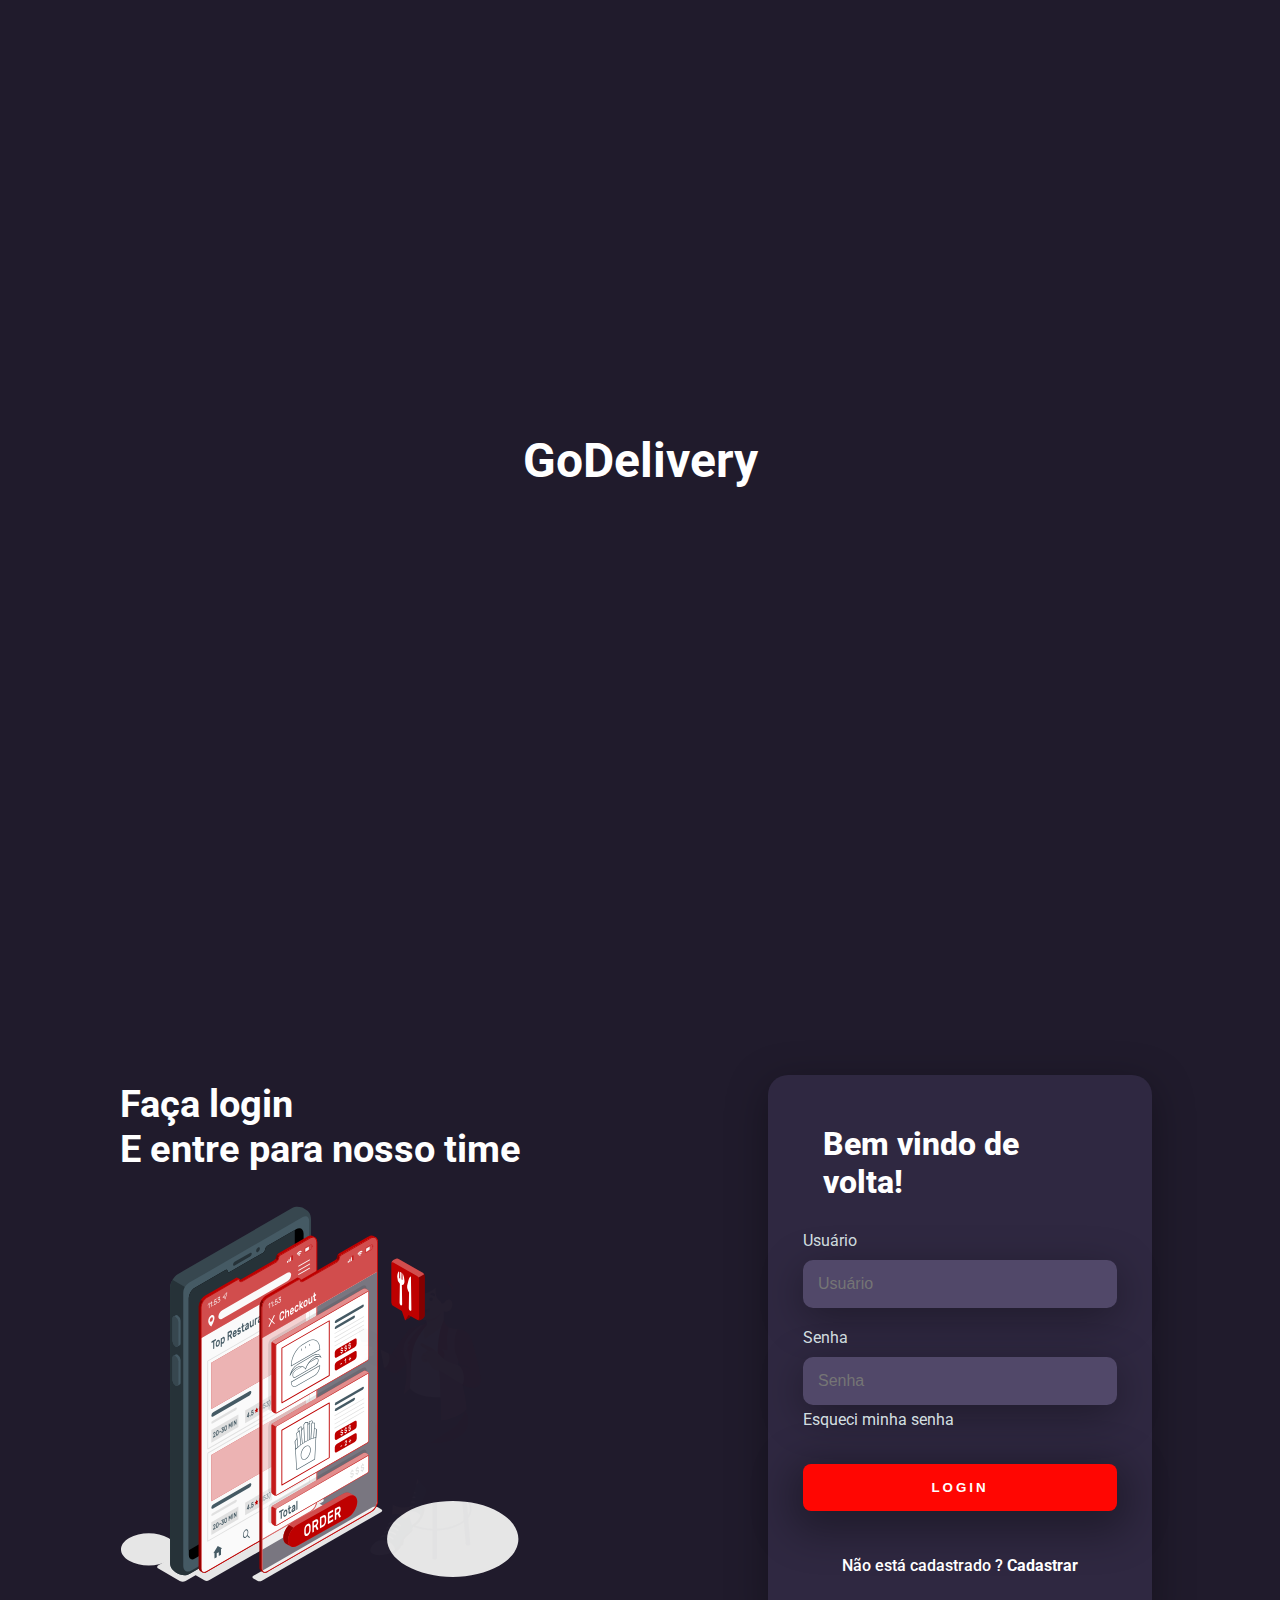
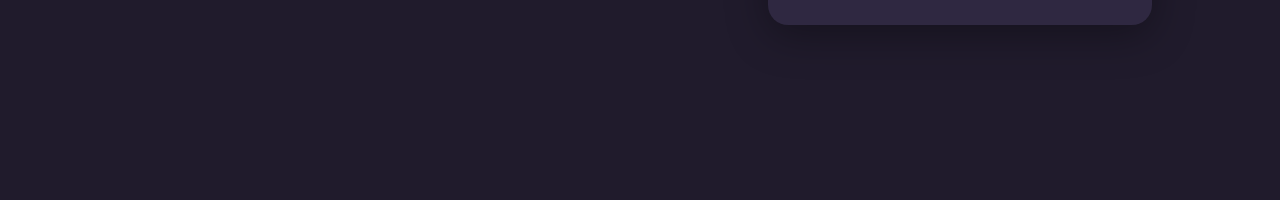
<file: index.html>
<!DOCTYPE html>
<html lang="pt-br">
<head>
   <meta charset="UTF-8">
   <meta name="viewport" content="width=device-width, initial-scale=1.0">
   <link rel="stylesheet" href="https://cdn.jsdelivr.net/npm/bootstrap-icons@1.11.3/font/bootstrap-icons.min.css">
   <link rel="stylesheet" href="style.css">
   <script src="script.js"></script>
   <title>Tela de login</title>
</head>

   <body>
      <div id="intro-animation" class="intro-animation">
      <h1>GoDelivery</h1>

      </div>
      
      <div class="main-login">
        <div class="left-login">
          <h1>Faça login<br> E entre para nosso time </h1>
          <img src="Logo.svg" class="left-login-image" alt="logo">
         </div>
            
         <div class="right-login">
         <div class="card-login">
            <h1>Bem vindo de volta!</h1>
               <div class="textfield">
                  <label for="usuario">Usuário</label>
                  <input type="text" name="usuario" placeholder="Usuário" required>
               </div>
               <div class="textfield">
                  <label for="senha">Senha</label>
                  <input type="password" name="senha" placeholder="Senha" required>
                  <a href="./assets/Recuperação/recuperação.html">Esqueci minha senha</a>
                  
               </div>            
                  <button type="submit" class="btn-login">Login</button>
                  <div class="resgister-link">
                     <p>Não está cadastrado ? <a href="./assets/cadastro/cadastro.html">Cadastrar</a></p>
                  </div>
               </div>
            </div>
       </div>
       
   </body>
   </html>
</file>
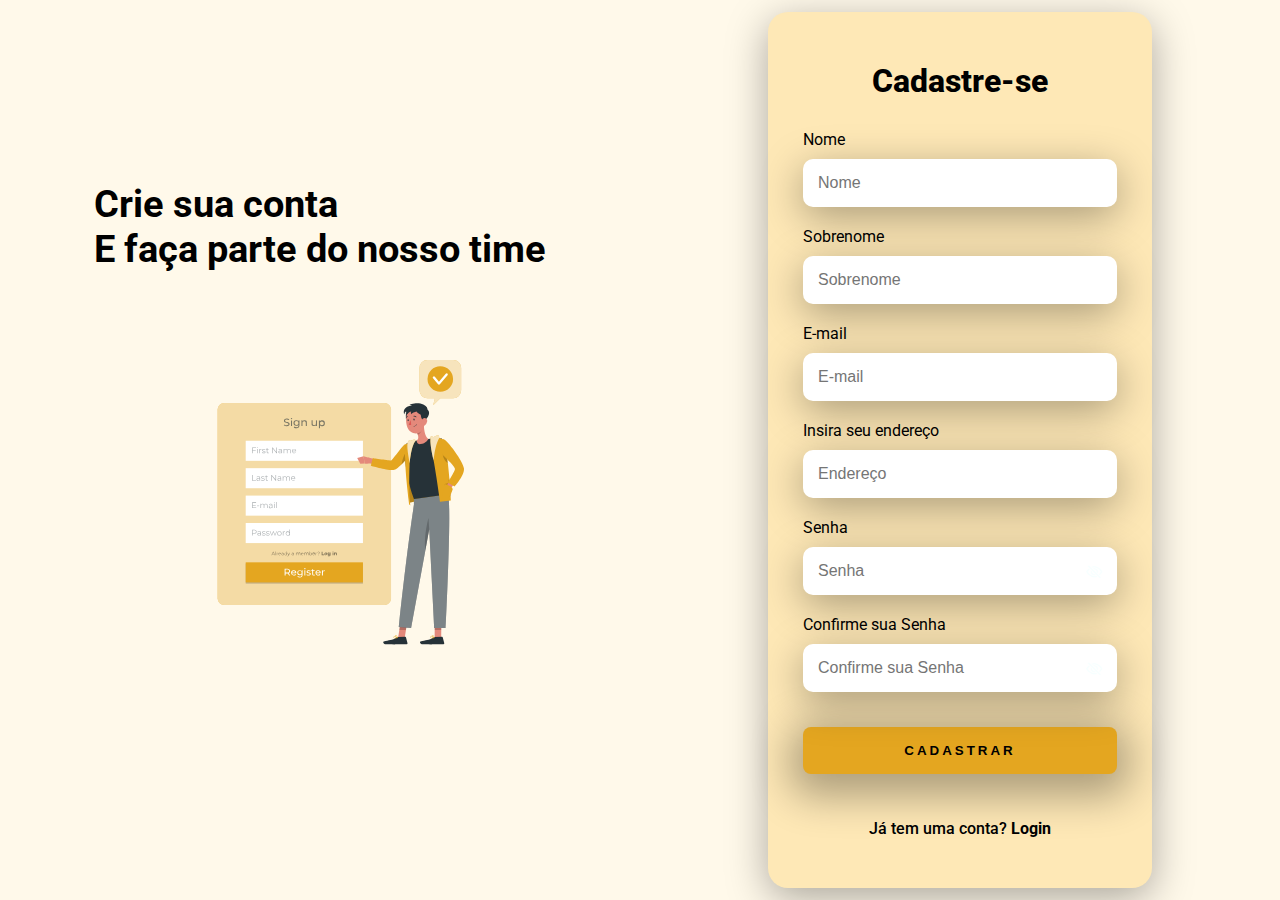
<file: assets/cadastro/cadastro.html>
<!DOCTYPE html>
<html lang="pt-br">
<head>
   <meta charset="UTF-8">
   <meta name="viewport" content="width=device-width, initial-scale=1.0">
   <link rel="stylesheet" href="https://cdn.jsdelivr.net/npm/bootstrap-icons@1.11.3/font/bootstrap-icons.min.css">
   <link rel="stylesheet" href="cadastro.css">
   <link rel="stylesheet" href="https://cdn.jsdelivr.net/npm/bootstrap-icons@1.11.3/font/bootstrap-icons.min.css">
   <script src="cadastro.js"></script>
   <title>Tela de Cadastro</title>
</head>

   <body>
      <div class="main-register">
        <div class="left-register">
          <h1>Crie sua conta<br> E faça parte do nosso time</h1>
          <img src="cadastro.svg" class="left-register-image" alt="logo">
        
         </div>
            
         <div class="right-register">
         <div class="card-register">
            <h1>Cadastre-se</h1>
               <div class="textfield">
                  <label for="nome">Nome</label>
                  <input type="text" name="nome" placeholder="Nome" required>
               </div>
               <div class="textfield">
                  <label for="sobrenome">Sobrenome</label>
                  <input type="text" name="sobrenome" placeholder="Sobrenome" required>
               </div>
               <div class="textfield">
                  <label for="email">E-mail</label>
                  <input type="email" name="email" placeholder="E-mail" required>
               </div>
               <div class="textfield">
                  <label for="endereço">Insira seu endereço</label>
                  <input type="endreço" name="endreço" placeholder="Endereço" required>
               </div>
               <div class="textfield">
                  <label for="senha">Senha</label>
                  <input type="password" name="senha" id="senha" placeholder="Senha" required>
                  <i class="bi bi-eye-slash" id="tooglesenha"></i>
               </div>
               <div class="textfield">
                  <label for="confirma-senha">Confirme sua Senha</label>
                  <input type="password" name="confirma-senha" id="confirmar-senha" placeholder="Confirme sua Senha" required>
                  <i class="bi bi-eye-slash" id="toogleconfirmarsenha"></i>
               </div>            
                  <button type="submit" class="btn-register">Cadastrar</button>
                  <div class="login-link">
                    <p>Já tem uma conta? <a href="../../index.html">Login</a></p>
                </div>
                
               </div>
            </div>
       </div>
   </body>
</html>
</file>
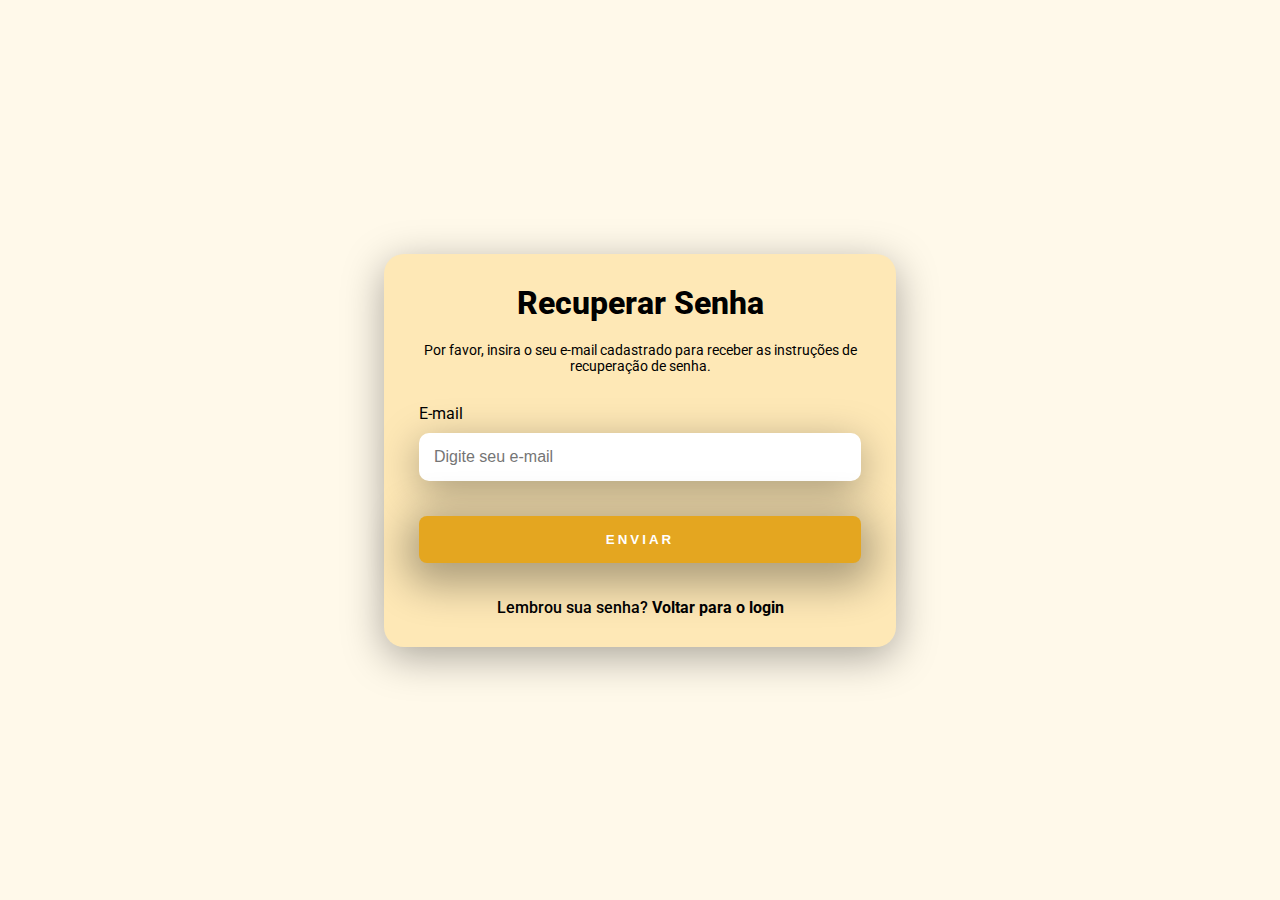
<file: assets/Recuperação/recuperação.html>
<!DOCTYPE html>
<html lang="pt-br">
<head>
   <meta charset="UTF-8">
   <meta name="viewport" content="width=device-width, initial-scale=1.0">
   <link rel="stylesheet" href="https://cdn.jsdelivr.net/npm/bootstrap-icons@1.11.3/font/bootstrap-icons.min.css">
   <link rel="stylesheet" href="recuperação.css">
   <title>Recuperar Senha</title>
</head>

<body>
    <div class="main-recover">
        <div class="recover-card">
            <h1>Recuperar Senha</h1>
            <p>Por favor, insira o seu e-mail cadastrado para receber as instruções de recuperação de senha.</p>
            <div class="textfield">
                <label for="email">E-mail</label>
                <input type="email" name="email" id="email" placeholder="Digite seu e-mail" required>
            </div>
            <button type="submit" class="btn-recover">Enviar</button>
            <div class="back-to-login">
                <p>Lembrou sua senha? <a href="../../index.html">Voltar para o login</a></p>
            </div>
        </div>
    </div>
</body>
</html>
</file>
<file: style.css>
@import url('https://fonts.googleapis.com/css2?family=Roboto:ital,wght@0,100;0,300;0,400;0,500;0,700;0,900;1,100;1,300;1,400;1,500;1,700;1,900&display=swap');

* {
    margin: 0;
    padding: 0;
    box-sizing: border-box;
}

body {
 margin: 0;
 font-family: "Roboto", sans-serif;
}

body * {
    box-sizing: border-box;
}
.intro-animation {
    width: 100vw;
    height: 100vh;
    background-color: #201b2c;
    display: flex;
    justify-content: center;
    align-items: center;
    flex-direction: column;
    position: relative;
    top: 0;
    left: 0;
    z-index: 1000;
    animation: fadeOut 5s ease 8s forwards;
}

.intro-animation h1 {
    color: white;
    font-size: 3rem;
    margin-top: 20px;
    animation: fadeIn 5s ease;
}


@keyframes fadeIn {
        from { opacity: 0; }
        to { opacity: 1; }
    }
    
    @keyframes fadeOut {
        from { opacity: 1; }
        to { opacity: 0; }
    }

.main-login{
    width: 100vw;
    height: 100vh;
    background: #201b2c;
    display: flex;
    justify-content: center;
    align-items: center;
}

.left-login{
    width: 50vw;
    height: 100vh;
    display: flex;
    justify-content: center;
    align-items: center;
    flex-direction: column;
}

.left-login > h1 {
    font-size: 3vw;
    color: rgb(255, 255, 255);
}

.left-login-image{
    width: 35vw;
}

.right-login{
        width: 50vw;
        height: 100vh;
        display: flex;
        justify-content: center;
        align-items: center;
}

.card-login{
    width: 60%;
    display: flex;
    justify-content: center;
    align-items: center;
    flex-direction: column;
    padding: 30px 35px;
    background: #2f2841;
    border-radius: 20px;
    box-shadow: 0px 10px 40px #00000056;
}

.card-login > h1 {
    color: #ffffff;
    font-weight: 800;
    margin: 20px 20px;
}

.textfield {
    width: 100%;
    display: flex;
    flex-direction: column;
    align-items: flex-start;
    justify-content: center;
    margin: 10px 0px;
}

.textfield > input {
    width: 100%;
    border: none;
    border-radius: 10px;
    padding: 15px;
    background: #514869;
    color: #f0ffffde;
    font-size: 12pt;
    box-shadow: 0px 10px 40px #00000056;
    outline: none;
    box-sizing: border-box;
}

.textfield > label {
    color: #f0ffffde;
    margin-bottom: 10px;
}


.textfield > input ::placeholder {
    color: #f0ffff94;
}
 .textfield > a {
    font-size: 16px;
    margin-top: 5px;
    color: #f0ffffde;
    text-decoration: none;
 }

 .textfield > a:hover {
    text-decoration: underline;
 }

.btn-login  {
    width: 100%;
    padding: 16px 0px;
    margin: 25px;
    border: none;
    border-radius: 8px;
    outline: none;
    text-transform: uppercase;
    font-weight: 800;
    letter-spacing: 3px;
    color: #ffffff;
    background: #ff0602;
    cursor: pointer;
    box-shadow: 0px 10px 40px 12px #00000052;
}

.btn-login:hover {
    background: #f06b6b;
}
.resgister-link  p  {
    font-size: 16px;
    color: #ffffff;
    font-weight: 500;
}

.resgister-link {
    text-align: center;
    margin: 20px 0;
}

.resgister-link  p a {
    font-size: 16px;
    color: #ffffff;
    font-weight: 700;
    text-decoration: none;
}

.resgister-link  p a:hover {

 text-decoration: underline;
}

@media only screen and (max-width: 950px){
          .main-login {
            flex-direction: column;
          }
          .left-login > h1 {
            display: none;
          }
          .left-login {
            width: 100%;
            height: auto;
          }
          .right-login {
            width: 100%;
            height: auto;
          }

          .left-login-image {
            width: 50vw;
          }

          .card-login {
            width: 90%;
          }
}
</file>
<file: assets/cadastro/cadastro.css>
@import url('https://fonts.googleapis.com/css2?family=Roboto:ital,wght@0,100;0,300;0,400;0,500;0,700;0,900&display=swap');

* {
    margin: 0;
    padding: 0;
    box-sizing: border-box;
}

body {
 margin: 0;
 font-family: "Roboto", sans-serif;
}

body * {
    box-sizing: border-box;
}

.main-register{
    width: 100vw;
    height: 100vh;
    background:#FFF9EA;
    display: flex;
    justify-content: center;
    align-items: center;
}

.left-register{
    width: 50vw;
    height: 100vh;
    display: flex;
    justify-content: center;
    align-items: center;
    flex-direction: column;
}

.left-register > h1 {
    font-size: 3vw;
    color: #000000;
}

.left-register-image{
    width: 35vw;
}

.right-register{
        width: 50vw;
        height: 100vh;
        display: flex;
        justify-content: center;
        align-items: center;
}

.card-register{
    width: 60%;
    display: flex;
    justify-content: center;
    align-items: center;
    flex-direction: column;
    padding: 30px 35px;
    background: #FEE8B6;
    border-radius: 20px;
    box-shadow: 0px 10px 40px #00000056;
}

.card-register > h1 {
    color: #000000;
    font-weight: 800;
    margin: 20px 20px;
}

.textfield {
    width: 100%;
    display: flex;
    flex-direction: column;
    align-items: flex-start;
    justify-content: center;
    margin: 10px 0px;
}

.textfield > input {
    width: 100%;
    border: none;
    border-radius: 10px;
    padding: 15px;
    background: #FFFFFF;
    color: #000000;
    font-size: 12pt;
    box-shadow: 0px 10px 40px #00000056;
    outline: none;
    box-sizing: border-box;
}
.textfield {
    position: relative;
}

.textfield > i {
    position: absolute;
    right: 15px;
    top: 45px;
    cursor: pointer;
    color: #f0ffff94;
}

.textfield > i:hover {
    color: #ffffff;
}


.textfield > label {
    color: #000000;
    margin-bottom: 10px;
}

.textfield > input ::placeholder {
    color: #f0ffff94;
}

.btn-register {
    width: 100%;
    padding: 16px 0px;
    margin: 25px;
    border: none;
    border-radius: 8px;
    outline: none;
    text-transform: uppercase;
    font-weight: 800;
    letter-spacing: 3px;
    color: #000000;
    background: #E4A620;
    cursor: pointer;
    box-shadow: 0px 10px 40px 12px #00000052;
}

.btn-register:hover {
    background: #f3dd7a;
}

.login-link  p  {
    font-size: 16px;
    color: #000000;
    font-weight: 500;
}

.login-link {
    text-align: center;
    margin: 20px 0;
}

.login-link  p a {
    font-size: 16px;
    color: #000000;
    font-weight: 700;
    text-decoration: none;
}

.login-link  p a:hover {
 text-decoration: underline;
}

@media only screen and (max-width: 950px){
    .main-register {
        flex-direction: column;
    }
    .left-register > h1 {
        display: none;
    }
    .left-register {
        width: 100%;
        height: auto;
    }
    .right-register {
        width: 100%;
        height: auto;
    }
    .left-register-image {
        width: 50vw;
    }
    .card-register {
        width: 90%;
    }
}
</file>
<file: assets/Recuperação/recuperação.css>
@import url('https://fonts.googleapis.com/css2?family=Roboto:ital,wght@0,100;0,300;0,400;0,500;0,700;0,900;1,100;1,300;1,400;1,500;1,700;1,900&display=swap');

* {
    margin: 0;
    padding: 0;
    box-sizing: border-box;
}

body {
 margin: 0;
 font-family: "Roboto", sans-serif;
}

body * {
    box-sizing: border-box;
}

.main-recover {
    width: 100vw;
    height: 100vh;
    background: #FFF9EA;
    display: flex;
    justify-content: center;
    align-items: center;
}

.recover-card {
    width: 40%;
    display: flex;
    justify-content: center;
    align-items: center;
    flex-direction: column;
    padding: 30px 35px;
    background: #FEE8B6;
    border-radius: 20px;
    box-shadow: 0px 10px 40px #00000056;
}

.recover-card > h1 {
    color: #000000;
    font-weight: 800;
    margin-bottom: 20px;
}

.recover-card > p {
    color: #000000;
    font-size: 14px;
    margin-bottom: 20px;
    text-align: center;
}

.textfield {
    width: 100%;
    display: flex;
    flex-direction: column;
    align-items: flex-start;
    justify-content: center;
    margin: 10px 0px;
}

.textfield > input {
    width: 100%;
    border: none;
    border-radius: 10px;
    padding: 15px;
    background: #FFFFFF;
    color: #000000;
    font-size: 12pt;
    box-shadow: 0px 10px 40px #00000056;
    outline: none;
    box-sizing: border-box;
}

.textfield > label {
    color: #000000;
    margin-bottom: 10px;
}

.btn-recover {
    width: 100%;
    padding: 16px 0px;
    margin: 25px 0;
    border: none;
    border-radius: 8px;
    outline: none;
    text-transform: uppercase;
    font-weight: 800;
    letter-spacing: 3px;
    color: #ffffff;
    background: #E4A620;
    cursor: pointer;
    box-shadow: 0px 10px 40px 12px #00000052;
}

.btn-recover:hover {
    background: #f3dd7a;
}

.back-to-login p {
    font-size: 16px;
    color: #000000;
    font-weight: 500;
}

.back-to-login {
    text-align: center;
    margin-top: 10px;
}

.back-to-login p a {
    font-size: 16px;
    color:#000000;
    font-weight: 700;
    text-decoration: none;
}

.back-to-login p a:hover {
    text-decoration: underline;
}

@media only screen and (max-width: 950px) {
    .recover-card {
        width: 90%;
    }
}
</file>
